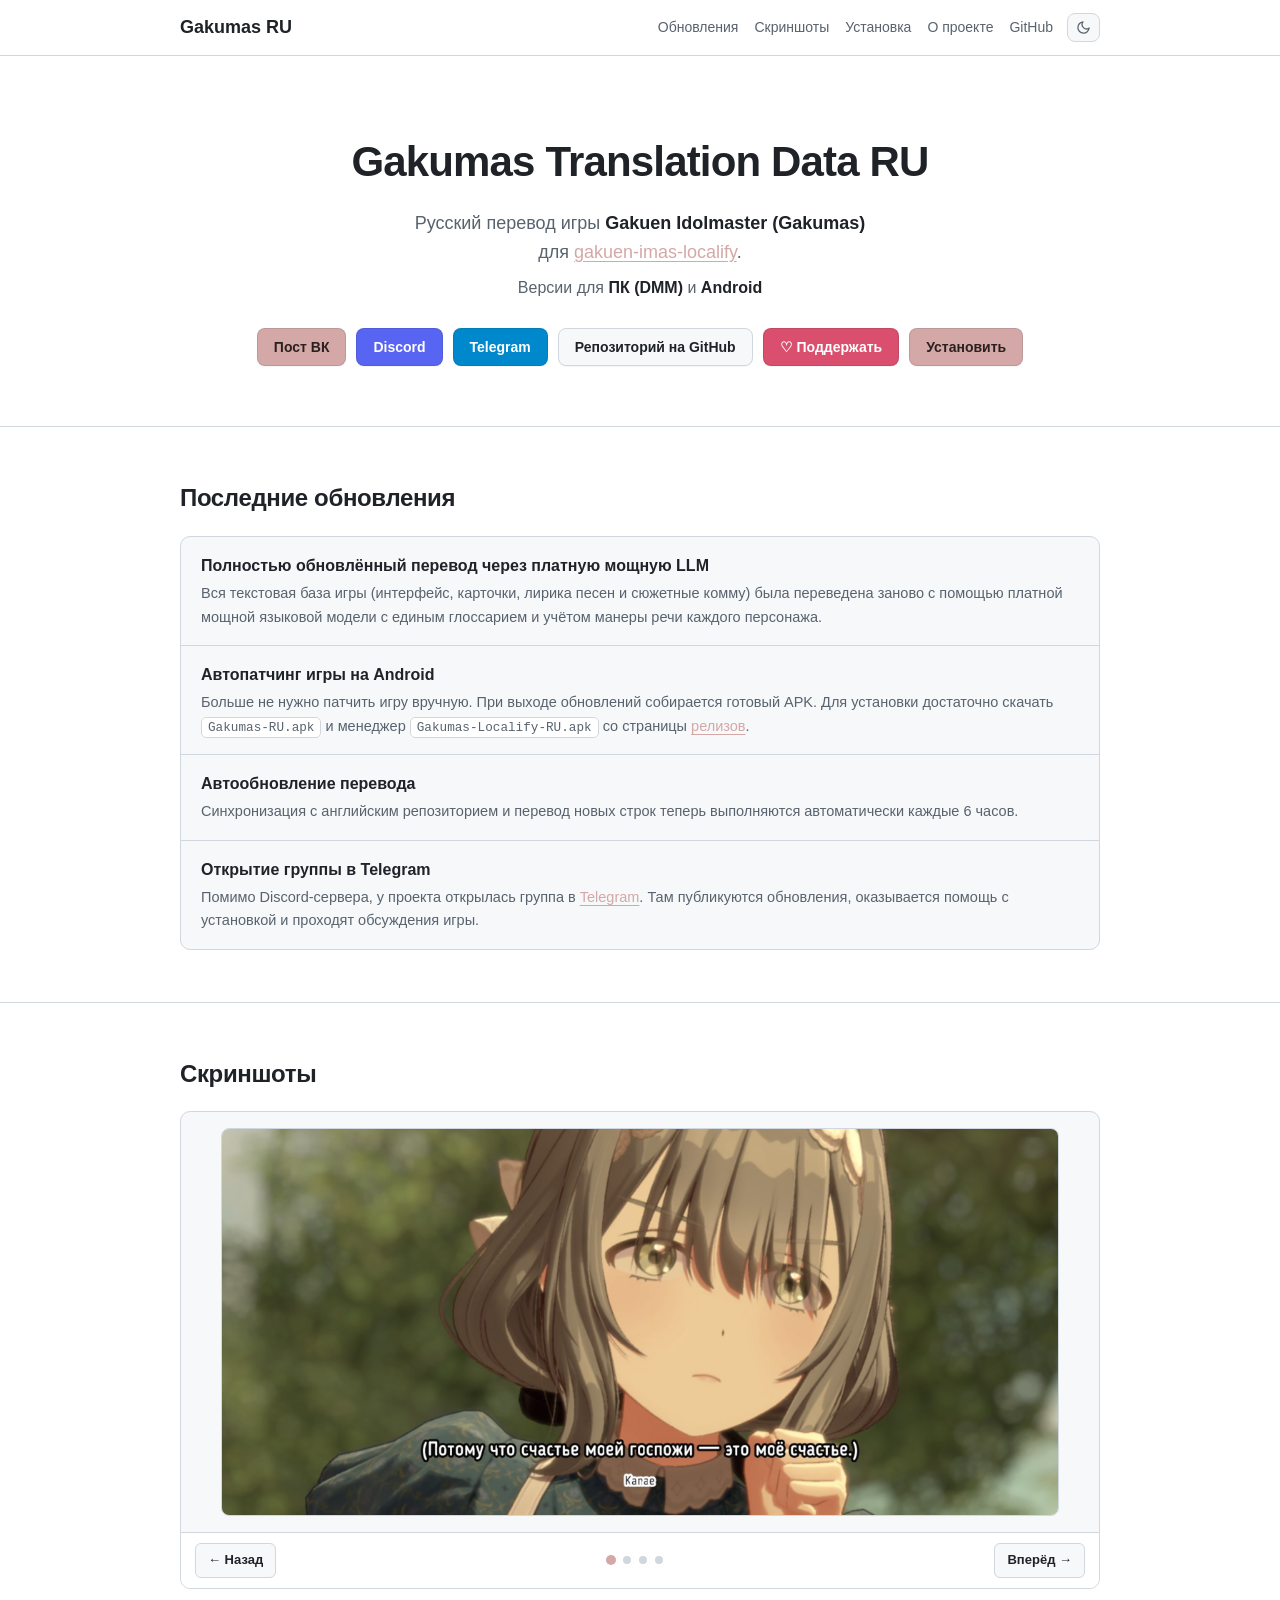
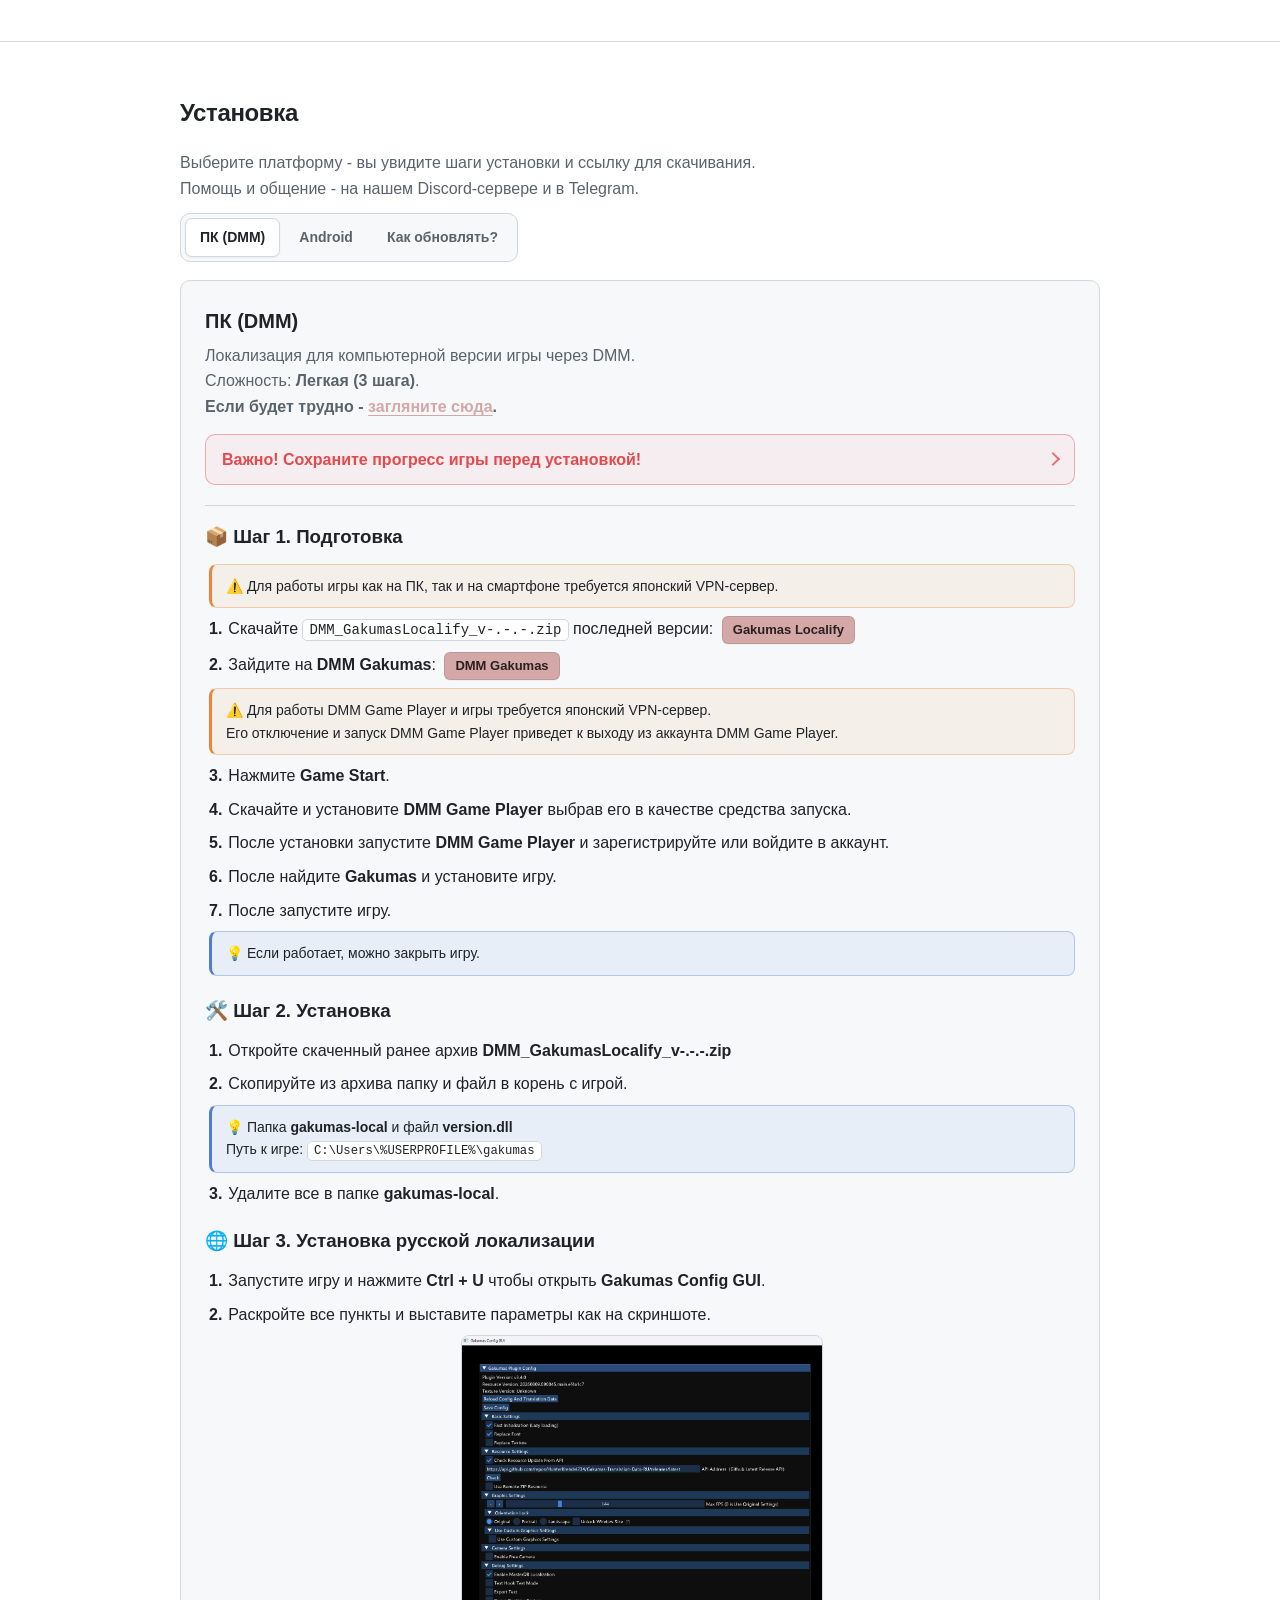
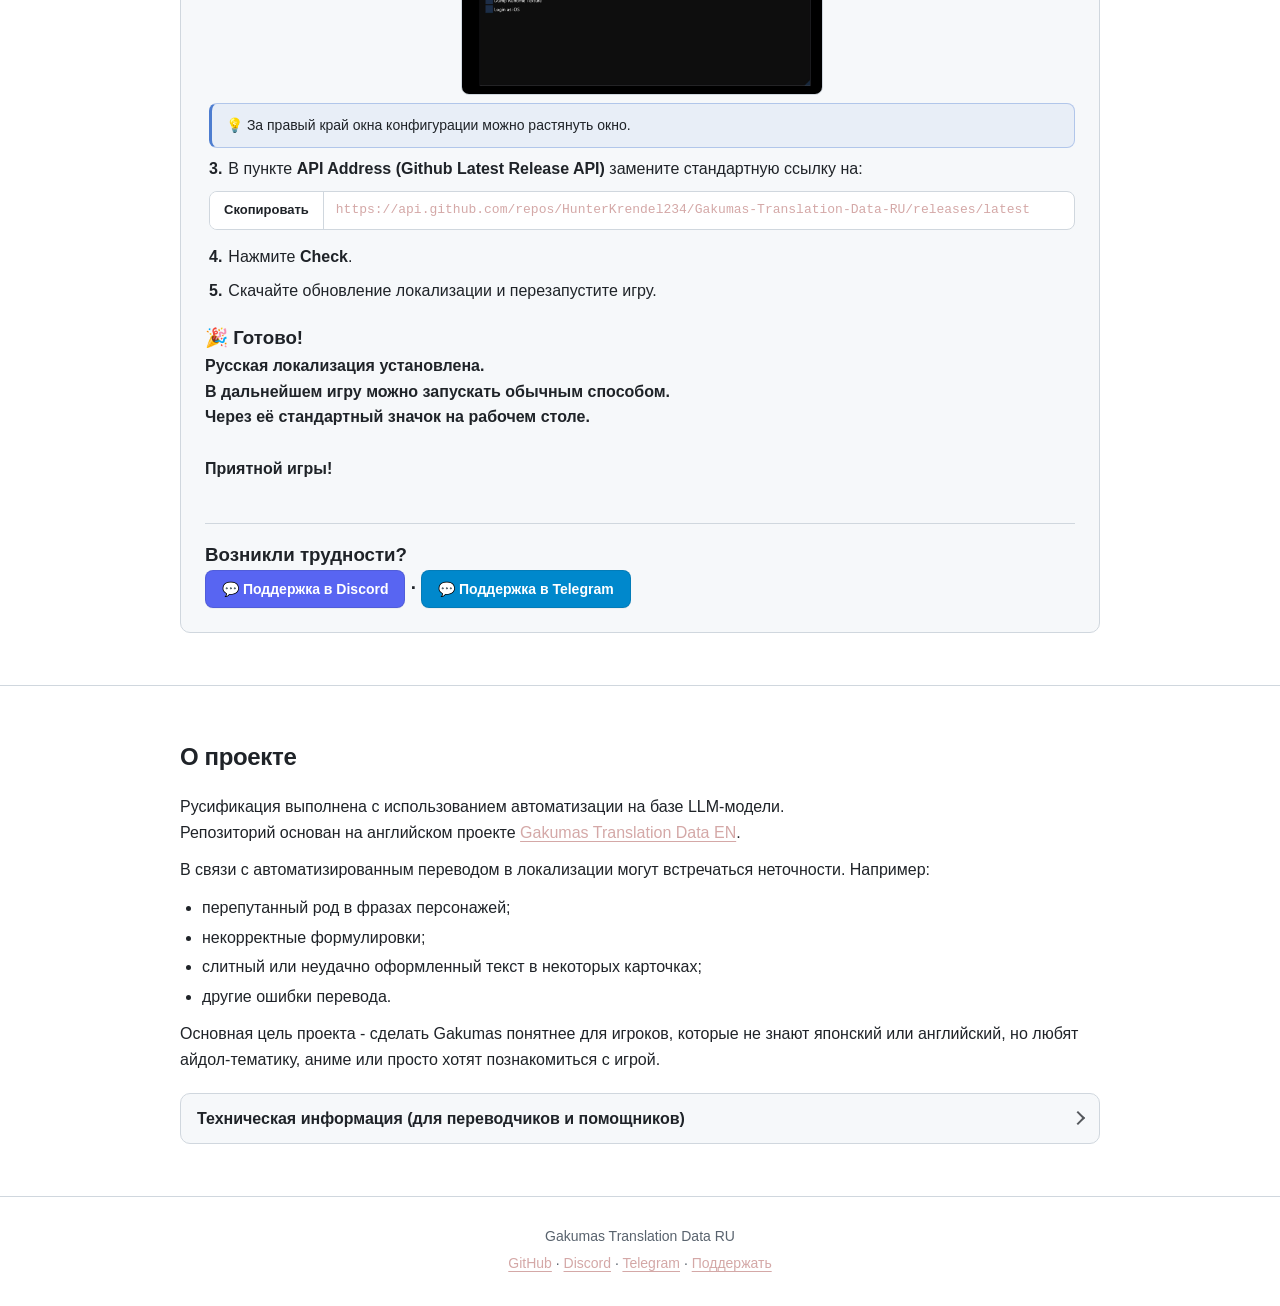
<file: index.html>
<!DOCTYPE html>
<html lang="ru">
<head>
  <meta charset="UTF-8">
  <meta name="viewport" content="width=device-width, initial-scale=1.0">
  <title>Gakumas Translation Data RU - русская локализация Gakumas</title>
  <meta name="description" content="Неофициальная русская локализация данных игры Gakuen Idolmaster (Gakumas). Скачать и установить для Android и ПК (DMM).">
  <link rel="stylesheet" href="styles.css">
</head>
<body>
  <header class="header">
    <div class="container header-inner">
      <a class="logo" href="#top">Gakumas RU</a>
      <div class="header-actions">
        <nav class="nav">
          <a href="#updates">Обновления</a>
          <a href="#gallery">Скриншоты</a>
          <a href="#install">Установка</a>
          <a href="#about">О проекте</a>
          <a href="https://github.com/HunterKrendel234/Gakumas-Translation-Data-RU" target="_blank" rel="noopener">GitHub</a>
        </nav>
        <button class="theme-toggle" type="button" aria-label="Переключить тему">
          <svg class="icon-moon" viewBox="0 0 24 24" fill="none" stroke="currentColor" stroke-width="2" stroke-linecap="round" stroke-linejoin="round"><path d="M21 12.79A9 9 0 1 1 11.21 3 7 7 0 0 0 21 12.79z"/></svg>
          <svg class="icon-sun" viewBox="0 0 24 24" fill="none" stroke="currentColor" stroke-width="2" stroke-linecap="round" stroke-linejoin="round"><circle cx="12" cy="12" r="5"/><line x1="12" y1="1" x2="12" y2="3"/><line x1="12" y1="21" x2="12" y2="23"/><line x1="4.22" y1="4.22" x2="5.64" y2="5.64"/><line x1="18.36" y1="18.36" x2="19.78" y2="19.78"/><line x1="1" y1="12" x2="3" y2="12"/><line x1="21" y1="12" x2="23" y2="12"/><line x1="4.22" y1="19.78" x2="5.64" y2="18.36"/><line x1="18.36" y1="5.64" x2="19.78" y2="4.22"/></svg>
        </button>
      </div>
    </div>
  </header>

  <main id="top">
    <section class="hero">
      <div class="container">
        <h1>Gakumas Translation Data RU</h1>
        <p class="hero-sub">
          Русский перевод игры <strong>Gakuen Idolmaster (Gakumas)</strong><br>
          для <a href="https://github.com/chinosk6/gakuen-imas-localify" target="_blank" rel="noopener">gakuen-imas-localify</a>.
        </p>
        <p class="hero-plat">Версии для <strong>ПК (DMM)</strong> и <strong>Android</strong></p>
        <div class="hero-buttons">
          <a class="btn btn-primary" href="https://vk.ru/wall-224754271_3559" target="_blank" rel="noopener">Пост ВК</a>
          <a class="btn btn-secondary" href="https://discord.gg/jgEz8CxKPn" target="_blank" rel="noopener">Discord</a>
          <a class="btn tg-secondary" href="https://t.me/gakumasu_ru" target="_blank" rel="noopener">Telegram</a>
          <a class="btn btn-ghost" href="https://github.com/HunterKrendel234/Gakumas-Translation-Data-RU" target="_blank" rel="noopener">Репозиторий на GitHub</a>
          <a class="btn btn-donate" href="https://pay.cloudtips.ru/p/b03c4696" target="_blank" rel="noopener">♡ Поддержать</a>
          <a class="btn btn-primary" href="#install">Установить</a>
        </div>
      </div>
    </section>

    <section class="section" id="updates">
      <div class="container">
        <h2>Последние обновления</h2>
        <div class="update-list">
          <div class="update-item">
            <h3>Полностью обновлённый перевод через платную мощную LLM</h3>
            <p>
              Вся текстовая база игры (интерфейс, карточки, лирика песен и сюжетные комму) была переведена заново с помощью платной мощной языковой модели с единым глоссарием и учётом манеры речи каждого персонажа.
            </p>
          </div>
          <div class="update-item">
            <h3>Автопатчинг игры на Android</h3>
            <p>
              Больше не нужно патчить игру вручную. При выходе обновлений собирается готовый APK. Для установки достаточно скачать <code>Gakumas-RU.apk</code> и менеджер <code>Gakumas-Localify-RU.apk</code> со страницы <a href="https://github.com/HunterKrendel234/APK-gakumasu-RU/releases/latest" target="_blank" rel="noopener">релизов</a>.
            </p>
          </div>
          <div class="update-item">
            <h3>Автообновление перевода</h3>
            <p>
              Синхронизация с английским репозиторием и перевод новых строк теперь выполняются автоматически каждые 6 часов.
            </p>
          </div>
          <div class="update-item">
            <h3>Открытие группы в Telegram</h3>
            <p>
              Помимо Discord-сервера, у проекта открылась группа в <a href="https://t.me/gakumasu_ru" target="_blank" rel="noopener">Telegram</a>. Там публикуются обновления, оказывается помощь с установкой и проходят обсуждения игры.
            </p>
          </div>
        </div>
      </div>
    </section>

    <section class="section" id="gallery">
      <div class="container">
        <h2>Скриншоты</h2>
        <div class="carousel" id="gallery-carousel" aria-label="Галерея скриншотов">
          <div class="carousel-viewport">
            <div class="carousel-track">
              <div class="carousel-slide">
                <img class="shot" src="img/image1.jpg" alt="Ринами" decoding="async">
              </div>
              <div class="carousel-slide">
                <img class="shot" src="img/image2.jpg" alt="Цубамэ" loading="lazy" decoding="async">
              </div>
              <div class="carousel-slide">
                <img class="shot" src="img/image3.jpg" alt="Хатая" loading="lazy" decoding="async">
              </div>
              <div class="carousel-slide">
                <img class="shot" src="img/image4.jpg" alt="Ринами" loading="lazy" decoding="async">
              </div>
            </div>
          </div>
          <div class="carousel-controls">
            <button class="carousel-btn" type="button" data-dir="prev" aria-label="Предыдущий скриншот">&larr; Назад</button>
            <div class="carousel-dots" role="tablist" aria-label="Выбор скриншота"></div>
            <button class="carousel-btn" type="button" data-dir="next" aria-label="Следующий скриншот">Вперёд &rarr;</button>
          </div>
        </div>
      </div>
    </section>

    <section class="section" id="install">
      <div class="container">
        <h2>Установка</h2>
        <p class="lead">
          Выберите платформу - вы увидите шаги установки и ссылку для скачивания.<br>
          Помощь и общение - на нашем Discord-сервере и в Telegram.
        </p>

        <div class="platform-tabs" role="tablist" aria-label="Выбор платформы">
          <button class="platform-tab active" type="button" role="tab" aria-selected="true" data-platform="pc">ПК (DMM)</button>
          <button class="platform-tab" type="button" role="tab" aria-selected="false" data-platform="android">Android</button>
          <button class="platform-tab" type="button" role="tab" aria-selected="false" data-platform="update">Как обновлять?</button>
        </div>

        <div class="platform-panel" id="panel-pc" role="tabpanel">
          <div class="platform-head">
            <h3>ПК (DMM)</h3>
            <p>
              Локализация для компьютерной версии игры через DMM.<br>Сложность: <strong>Легкая (3 шага)</strong>.<br>
              <strong>Если будет трудно - <a href="#help-pc">загляните сюда</a>.</strong>
            </p>
            <details class="warn">
              <summary>Важно! Сохраните прогресс игры перед установкой!</summary>
              <div class="warn-body">
                <p>Перед установкой или обновлением локализации сохраните данные игры, чтобы не потерять прогресс:</p>
                <ol>
                  <li>Чтобы сохранять и переносить прогресс между <strong>PC и Android</strong>, необходимо привязать игру к <strong>Bandai Namco ID</strong>.</li>
                  <li>Зарегистрировать аккаунт можно здесь: <a href="https://www.bandainamcoid.com/v2/oauth2/signup" target="_blank" rel="noopener">bandainamcoid.com</a></li>
                  <li class="callout callout-warn">⚠️ Для работы игры как на ПК, так и на смартфоне требуется японский VPN-сервер.</li>
                </ol>
                <h3>🔗 Привязка аккаунта в игре</h3>
                <ol>
                  <li>После начала игры и прохождения первых сцен/первого продюсирования откройте главное меню.</li>
                  <li>Нажмите на иконку с тремя полосками в правой части экрана.
                    <figure class="shot-block">
                      <img class="shot" src="img/save1.jpg" alt="Скриншот" width="360" height="780" loading="lazy" decoding="async">
                    </figure>
                  </li>
                  <li>В открывшемся меню выберите <strong>Связь данных</strong>.
                    <figure class="shot-block">
                      <img class="shot" src="img/save2.jpg" alt="Скриншот" width="360" height="780" loading="lazy" decoding="async">
                    </figure>
                  </li>
                </ol>
                <h3>📥 Загрузка сохранения</h3>
                <p>Если необходимо загрузить уже существующий прогресс на другом устройстве:</p>
                <ol>
                  <li>На титульном экране игры нажмите <strong>Связь данных</strong>.</li>
                  <li>Войдите в тот же <strong>Bandai Namco ID</strong>, к которому ранее был привязан прогресс.</li>
                  <li>Следуйте инструкциям на экране для восстановления данных.</li>
                  <li class="callout callout-warn">⚠️ Не создавайте новую привязку, если хотите загрузить существующее сохранение. Используйте тот же Bandai Namco ID, который был привязан к вашему предыдущему прогрессу.</li>
                </ol>
              </div>
            </details>
          </div>

          <h3>📦 Шаг 1. Подготовка</h3>
          <ol class="steps">
            <li class="callout callout-warn">⚠️ Для работы игры как на ПК, так и на смартфоне требуется японский VPN-сервер.</li>
            <li>Скачайте <code>DMM_GakumasLocalify_v-.-.-.zip</code> последней версии: <a class="btn btn-primary" href="https://github.com/chinosk6/gakuen-imas-localify/releases" target="_blank" rel="noopener">Gakumas Localify</a></li>
            <li>Зайдите на <strong>DMM Gakumas</strong>: <a class="btn btn-primary" href="https://dmg-gakuen.idolmaster-official.jp" target="_blank" rel="noopener">DMM Gakumas</a></li>
            <li class="callout callout-warn">⚠️ Для работы DMM Game Player и игры требуется японский VPN-сервер.<br>Его отключение и запуск DMM Game Player приведет к выходу из аккаунта DMM Game Player.</li>
            <li>Нажмите <strong>Game Start</strong>.</li>
            <li>Скачайте и установите <strong>DMM Game Player</strong> выбрав его в качестве средства запуска.</li>
            <li>После установки запустите <strong>DMM Game Player</strong> и зарегистрируйте или войдите в аккаунт.</li>
            <li>После найдите <strong>Gakumas</strong> и установите игру.</li>
            <li>После запустите игру.</li>
            <li class="callout callout-tip">💡 Если работает, можно закрыть игру.</li>
          </ol>

          <h3>🛠️ Шаг 2. Установка</h3>
          <ol class="steps">
            <li>Откройте скаченный ранее архив <strong>DMM_GakumasLocalify_v-.-.-.zip</strong></li>
            <li>Скопируйте из архива папку и файл в корень с игрой.</li>
            <li class="callout callout-tip">💡 Папка <strong>gakumas-local</strong> и файл <strong>version.dll</strong><br>Путь к игре: <code>C:\Users\%USERPROFILE%\gakumas</code></li>
            <li>Удалите все в папке <strong>gakumas-local</strong>.</li>
          </ol>

          <h3>🌐 Шаг 3. Установка русской локализации</h3>
          <ol class="steps">
            <li>Запустите игру и нажмите <strong>Ctrl + U</strong> чтобы открыть <strong>Gakumas Config GUI</strong>.</li>
            <li>Раскройте все пункты и выставите параметры как на скриншоте.
              <figure class="shot-block">
                <img class="shot" src="img/pc.jpg" alt="Параметры" width="360" height="200" loading="lazy" decoding="async">
              </figure>
            </li>
            <li class="callout callout-tip">💡 За правый край окна конфигурации можно растянуть окно.</li>
            <li>В пункте <strong>API Address (Github Latest Release API)</strong> замените стандартную ссылку на:</li>
            <div class="link-box">
              <button class="copy-btn" type="button"><span class="copy-label">Скопировать</span></button>
              <a class="link-box-link" href="https://api.github.com/repos/HunterKrendel234/Gakumas-Translation-Data-RU/releases/latest" target="_blank" rel="noopener">https://api.github.com/repos/HunterKrendel234/Gakumas-Translation-Data-RU/releases/latest</a>
            </div>
            <li>Нажмите <strong>Check</strong>.</li>
            <li>Скачайте обновление локализации и перезапустите игру.</li>
          </ol>

          <h3>🎉 Готово!</h3>
          <h4>Русская локализация установлена.
            <br>В дальнейшем игру можно запускать обычным способом.
            <br>Через её стандартный значок на рабочем столе.
            <br><br>Приятной игры!<br><br>
          </h4>
          <div class="platform-foot" id="help-pc">
            <h3>Возникли трудности?<br><a class="btn btn-secondary" href="https://discord.gg/jgEz8CxKPn" target="_blank" rel="noopener">💬 Поддержка в Discord</a>  ·  <a class="btn tg-secondary" href="https://t.me/gakumasu_ru" target="_blank" rel="noopener">💬 Поддержка в Telegram</a></h3>
          </div>
        </div>

        <div class="platform-panel" id="panel-android" role="tabpanel" hidden>
          <div class="platform-head">
            <h3>Android</h3>
            <p>
              Локализация для Android-устройств (готовый пропатченный APK).<br>Сложность: <strong>Легкая (2 шага)</strong>.<br>
              <strong>Если будет трудно - <a href="#help-android">загляните сюда</a>.</strong>
            </p>
            <details class="warn">
              <summary>Важно! Сохраните прогресс игры перед установкой!</summary>
              <div class="warn-body">
                <p>Перед установкой или обновлением локализации сохраните данные игры, чтобы не потерять прогресс:</p>
                <ol>
                  <li>Чтобы сохранять и переносить прогресс между <strong>PC и Android</strong>, необходимо привязать игру к <strong>Bandai Namco ID</strong>.</li>
                  <li>Зарегистрировать аккаунт можно здесь: <a href="https://www.bandainamcoid.com/v2/oauth2/signup" target="_blank" rel="noopener">bandainamcoid.com</a></li>
                  <li class="callout callout-warn">⚠️ Для работы игры как на ПК, так и на смартфоне требуется японский VPN-сервер.</li>
                </ol>
                <h3>🔗 Привязка аккаунта в игре</h3>
                <ol>
                  <li>После начала игры и прохождения первых сцен/первого продюсирования откройте главное меню.</li>
                  <li>Нажмите на иконку с тремя полосками в правой части экрана.
                    <figure class="shot-block">
                      <img class="shot" src="img/save1.jpg" alt="Скриншот" width="360" height="780" loading="lazy" decoding="async">
                    </figure>
                  </li>
                  <li>В открывшемся меню выберите <strong>Связь данных</strong>.
                    <figure class="shot-block">
                      <img class="shot" src="img/save2.jpg" alt="Скриншот" width="360" height="780" loading="lazy" decoding="async">
                    </figure>
                  </li>
                </ol>
                <h3>📥 Загрузка сохранения</h3>
                <p>Если необходимо загрузить уже существующий прогресс на другом устройстве:</p>
                <ol>
                  <li>На титульном экране игры нажмите <strong>Связь данных</strong>.</li>
                  <li>Войдите в тот же <strong>Bandai Namco ID</strong>, к которому ранее был привязан прогресс.</li>
                  <li>Следуйте инструкциям на экране для восстановления данных.</li>
                  <li class="callout callout-warn">⚠️ Не создавайте новую привязку, если хотите загрузить существующее сохранение. Используйте тот же Bandai Namco ID, который был привязан к вашему предыдущему прогрессу.</li>
                </ol>
              </div>
            </details>
          </div>

          <h3>📦 Шаг 1. Подготовка</h3>
          <ol class="steps">
            <li class="callout callout-warn">⚠️ Для работы игры как на ПК, так и на смартфоне требуется японский VPN-сервер.</li>
            <li>Загляните в Release <strong>APK-gakumasu-RU</strong>: <a class="btn btn-primary" href="https://github.com/HunterKrendel234/APK-gakumasu-RU/releases/latest" target="_blank" rel="noopener">APK-gakumasu-RU</a></li>
            <li>Скачать менеджер <strong>Gakumas-Localify-RU.apk</strong>.</li>
            <li>Скачать готовый APK игры <strong>Gakumas-RU.apk</strong>.</li>
            <li>Удалите <strong>(если есть)</strong> ранее установленные <strong>Localify и игру</strong>.</li>
          </ol>

          <h3>🛠️ Шаг 2. Установка</h3>
          <ol class="steps">
            <li>Установите <strong>Gakumas-Localify-RU.apk</strong>.</li>
            <li>Установите игру <strong>Gakumas-RU.apk</strong>.</li>
            <li>Зайдите в <strong>Localify</strong> и обновите перевод.</li>
            <li class="callout callout-tip">💡 Localify сам предложит его обновить.</li>
            <li>Нажать на правую кнопку со стрелкой, чтобы запустить игру.</li>
          </ol>

          <h3>🎉 Готово!</h3>
          <h4>Русская локализация установлена.
            <br>В дальнейшем игру можно запускать обычным способом.
            <br>Через её стандартный значок на рабочем столе.
            <br><br>Приятной игры!<br><br>
          </h4>
          <div class="platform-foot" id="help-android">
            <h3>Возникли трудности?<br><a class="btn btn-secondary" href="https://discord.gg/jgEz8CxKPn" target="_blank" rel="noopener">💬 Поддержка в Discord</a>  ·  <a class="btn tg-secondary" href="https://t.me/gakumasu_ru" target="_blank" rel="noopener">💬 Поддержка в Telegram</a></h3>
          </div>
        </div>

        <div class="platform-panel" id="panel-update" role="tabpanel" hidden>
          <div class="platform-head">
            <h3>Как обновлять перевод, мод или игру?</h3>
          </div>

          <h3>Android</h3>
          <h4 class="sub-heading">Обновить перевод?</h4>
          <ol class="steps">
            <li>Зайдите в Localify. Он предложит обновить перевод.</li>
          </ol>

          <h4 class="sub-heading">Обновить игру?</h4>
          <ol class="steps">
            <li>Загляните в Release <strong>APK-gakumasu-RU</strong>: <a class="btn btn-primary" href="https://github.com/HunterKrendel234/APK-gakumasu-RU/releases/latest" target="_blank" rel="noopener">APK-gakumasu-RU</a></li>
            <li>Скачайте новый <strong>Gakumas-RU.apk</strong>, запустите его и нажмите обновить.</li>
          </ol>

          <h4 class="sub-heading">Обновить мод?</h4>
          <ol class="steps">
            <li>Загляните в Release <strong>APK-gakumasu-RU</strong>: <a class="btn btn-primary" href="https://github.com/HunterKrendel234/APK-gakumasu-RU/releases/latest" target="_blank" rel="noopener">APK-gakumasu-RU</a></li>
            <li>Скачайте новый <strong>Gakumas-Localify-RU.apk и Gakumas-RU.apk</strong>, запустите их и нажмите обновить.</li>
          </ol>

          <div class="platform-foot">
            <h3>ПК (DMM)</h3>
            <h4 class="sub-heading">Обновить перевод?</h4>
            <ol class="steps">
              <li>При запуске игры будет предложено обновить перевод в окне.</li>
              <li><strong>Ctrl + U</strong> и разверните вкладку <strong>Resource Settings</strong>, чтобы видеть прогресс.</li>
              <li>После обновления перезапустите игру.</li>
            </ol>

            <h4 class="sub-heading">Обновить мод?</h4>
            <ol class="steps">
              <li>Скачайте <code>DMM_GakumasLocalify_v-.-.-.zip</code> последней версии: <a class="btn btn-primary" href="https://github.com/chinosk6/gakuen-imas-localify/releases" target="_blank" rel="noopener">Gakumas Localify</a></li>
              <li>Откройте скаченный ранее архив <strong>DMM_GakumasLocalify_v-.-.-.zip</strong></li>
              <li>Скопируйте из архива файл в корень с игрой.</li>
              <li class="callout callout-tip">💡 Файл <strong>version.dll</strong><br>Путь к игре: <code>C:\Users\%USERPROFILE%\gakumas</code></li>
            </ol>
          </div>
        </div>
      </div>
    </section>

    <section class="section" id="about">
      <div class="container">
        <h2>О проекте</h2>
        <p>
          Русификация выполнена с использованием автоматизации на базе LLM-модели.<br>
          Репозиторий основан на английском проекте
          <a href="https://github.com/NatsumeLS/Gakumas-Translation-Data-EN" target="_blank" rel="noopener">Gakumas Translation Data EN</a>.
        </p>
        <p>В связи с автоматизированным переводом в локализации могут встречаться неточности. Например:</p>
        <ul>
          <li>перепутанный род в фразах персонажей;</li>
          <li>некорректные формулировки;</li>
          <li>слитный или неудачно оформленный текст в некоторых карточках;</li>
          <li>другие ошибки перевода.</li>
        </ul>
        <p>
          Основная цель проекта - сделать Gakumas понятнее для игроков, которые не знают японский или английский,
          но любят айдол-тематику, аниме или просто хотят познакомиться с игрой.
        </p>

        <details class="technical">
          <summary>Техническая информация (для переводчиков и помощников)</summary>
          <ul>
            <li><code>./local-files/localization.json</code> - строки локализации, в основном UI</li>
            <li><code>./local-files/generic.json</code> - общие строки, в основном UI</li>
            <li><code>./local-files/genericTrans/index</code> - общие строки, в основном UI</li>
            <li><code>./local-files/genericTrans/lyrics</code> - песни</li>
            <li><code>./local-files/resource</code> - ресурсные файлы, в основном комму (сюжетные сцены)</li>
            <li><code>./local-files/gakumasassets</code> - кастомный шрифт для ПК-версии игры</li>
            <li><code>./local-files/gkanz0-ontMIX.otf</code> - кастомный шрифт для Android-версии игры</li>
          </ul>
        </details>
      </div>
    </section>
  </main>

  <footer class="footer">
    <div class="container">
      <p>Gakumas Translation Data RU</p>
      <p>
        <a href="https://github.com/HunterKrendel234/Gakumas-Translation-Data-RU" target="_blank" rel="noopener">GitHub</a>
        ·
        <a href="https://discord.gg/jgEz8CxKPn" target="_blank" rel="noopener">Discord</a>
        ·
        <a href="https://t.me/gakumasu_ru" target="_blank" rel="noopener">Telegram</a>
        ·
        <a href="https://pay.cloudtips.ru/p/b03c4696" target="_blank" rel="noopener">Поддержать</a>
      </p>
      <p class="sr-only">
        Gakumas русификатор скачать, русский перевод Gakumas, Gakumas на русском, русская локализация Gakuen Idolmaster,
        русификатор Gakumas Android, русификатор Gakumas ПК DMM, gakuen-imas-localify русский перевод, Гакумас русификатор,
        Gakumas мод на русском, русская версия Gakumas, русификатор школы айдолов
      </p>
    </div>
  </footer>

  <div class="lightbox" id="lightbox" hidden role="dialog" aria-label="Просмотр скриншота">
    <div class="lightbox-counter" id="lightbox-counter" hidden></div>
    <button class="lightbox-close" type="button" aria-label="Закрыть">&times;</button>
    <button class="lightbox-nav lightbox-prev" type="button" aria-label="Предыдущий скриншот" hidden>&#8249;</button>
    <img alt="">
    <button class="lightbox-nav lightbox-next" type="button" aria-label="Следующий скриншот" hidden>&#8250;</button>
    <p class="lightbox-hint">Свайп / стрелки - листать &middot; Двойной клик / колесо / щипок - зум &middot; Esc - закрыть</p>
  </div>

  <script src="script.js"></script>
</body>
</html>
</file>
<file: styles.css>
:root {
  --bg: #ffffff;
  --bg-alt: #f6f8fa;
  --surface: #ffffff;
  --text: #1f2328;
  --text-muted: #59636e;
  --border: #d0d7de;
  --border-subtle: rgba(31, 35, 40, 0.12);
  --primary: #d4a8a7;
  --primary-hover: #c49594;
  --accent: #5865f2;
  --accent-hover: #4752c4;
  --tg: #0088cc;
  --tg-hover: #1b96d4;
}

@media (prefers-color-scheme: dark) {
  :root:not([data-theme="light"]) {
    --bg: #0d1117;
    --bg-alt: #161b22;
    --surface: #21262d;
    --text: #e6edf3;
    --text-muted: #8b949e;
    --border: #30363d;
    --border-subtle: rgba(240, 246, 252, 0.1);
    --primary: #d4a8a7;
    --primary-hover: #e0baba;
    --accent: #5865f2;
    --accent-hover: #6975f5;
    --tg: #0088cc;
    --tg-hover: #24a1de;
  }
}

:root[data-theme="dark"] {
  --bg: #0d1117;
  --bg-alt: #161b22;
  --surface: #21262d;
  --text: #e6edf3;
  --text-muted: #8b949e;
  --border: #30363d;
  --border-subtle: rgba(240, 246, 252, 0.1);
  --primary: #d4a8a7;
  --primary-hover: #e0baba;
  --accent: #5865f2;
  --accent-hover: #6975f5;
  --tg: #0088cc;
  --tg-hover: #24a1de;
}

* {
  box-sizing: border-box;
  margin: 0;
  padding: 0;
}

html {
  scroll-behavior: smooth;
}

body {
  font-family: -apple-system, BlinkMacSystemFont, "Segoe UI", "Noto Sans", Helvetica, Arial, sans-serif;
  line-height: 1.6;
  color: var(--text);
  background: var(--bg);
  -webkit-font-smoothing: antialiased;
}

a {
  color: var(--primary);
  text-underline-offset: 3px;
}

a:hover {
  color: var(--primary-hover);
}

.container {
  max-width: 960px;
  margin: 0 auto;
  padding: 0 20px;
}

/* Header */
.header {
  position: sticky;
  top: 0;
  background: color-mix(in srgb, var(--bg) 88%, transparent);
  -webkit-backdrop-filter: blur(8px);
  backdrop-filter: blur(8px);
  transform: translateZ(0);
  border-bottom: 1px solid var(--border);
  z-index: 10;
}

.header-inner {
  display: flex;
  align-items: center;
  justify-content: space-between;
  padding-top: 13px;
  padding-bottom: 13px;
  gap: 12px;
}

.header-actions {
  display: flex;
  align-items: center;
  gap: 14px;
}

.logo {
  font-weight: 700;
  font-size: 18px;
  color: var(--text);
  text-decoration: none;
  white-space: nowrap;
}

.logo:hover {
  color: var(--text);
}

.nav {
  display: flex;
  gap: 16px;
  flex-wrap: wrap;
}

.nav a {
  color: var(--text-muted);
  text-decoration: none;
  font-size: 14px;
  font-weight: 500;
  transition: color 0.15s ease;
}

.nav a:hover {
  color: var(--text);
}

.theme-toggle {
  appearance: none;
  background: var(--bg-alt);
  border: 1px solid var(--border);
  border-radius: 8px;
  padding: 6px 8px;
  cursor: pointer;
  color: var(--text-muted);
  line-height: 0;
  flex-shrink: 0;
  transition: color 0.15s ease, border-color 0.15s ease, background-color 0.15s ease;
}

.theme-toggle:hover {
  color: var(--text);
  border-color: var(--text-muted);
}

.theme-toggle svg {
  display: block;
  width: 15px;
  height: 15px;
}

.theme-toggle .icon-sun {
  display: none;
}

:root[data-theme="dark"] .theme-toggle .icon-sun {
  display: block;
}

:root[data-theme="dark"] .theme-toggle .icon-moon {
  display: none;
}

/* Hero */
.hero {
  text-align: center;
  padding: 72px 0 60px;
  border-bottom: 1px solid var(--border);
}

.hero h1 {
  font-size: clamp(28px, 5vw, 42px);
  letter-spacing: -0.02em;
  margin-bottom: 14px;
}

.hero-sub {
  max-width: 640px;
  margin: 0 auto 8px;
  color: var(--text-muted);
  font-size: 18px;
}

.hero-sub strong {
  color: var(--text);
}

.hero-plat {
  margin: 0 auto 28px;
  color: var(--text-muted);
}

.hero-plat strong {
  color: var(--text);
}

.hero-buttons {
  display: flex;
  gap: 10px;
  justify-content: center;
  flex-wrap: wrap;
}

/* Buttons (GitHub Primer style) */
.btn {
  display: inline-flex;
  align-items: center;
  justify-content: center;
  padding: 8px 16px;
  border-radius: 8px;
  font-size: 14px;
  font-weight: 600;
  line-height: 20px;
  text-decoration: none;
  border: 1px solid var(--border-subtle);
  box-shadow: 0 1px 0 rgba(27, 31, 36, 0.04);
  transition: background-color 0.15s ease, border-color 0.15s ease, transform 0.08s ease;
}

.btn:active {
  transform: translateY(1px);
}

.btn-primary {
  background: var(--primary);
  color: #2b2020;
}

.btn-primary:hover {
  background: var(--primary-hover);
  color: #2b2020;
}

.btn-secondary {
  background: var(--accent);
  color: #ffffff;
}

.btn-secondary:hover {
  background: var(--accent-hover);
  color: #ffffff;
}

.tg-secondary {
  background: var(--tg);
  color: #ffffff;
}

.tg-secondary:hover {
  background: var(--tg-hover);
  color: #ffffff;
}

.btn-ghost {
  background: var(--bg-alt);
  color: var(--text);
  border-color: var(--border);
}

.btn-ghost:hover {
  background: var(--surface);
  color: var(--text);
  border-color: var(--text-muted);
}

.btn-donate {
  background: #d94f6d;
  color: #ffffff;
}

.btn-donate:hover {
  background: #c43d5a;
  color: #ffffff;
}

/* Компактные кнопки внутри нумерованных шагов */
.steps .btn {
  padding: 3px 10px;
  font-size: 13px;
  border-radius: 6px;
  margin-left: 4px;
  vertical-align: baseline;
}

/* Sections */
.section {
  padding: 52px 0;
  border-bottom: 1px solid var(--border);
}

.section h2 {
  font-size: 24px;
  letter-spacing: -0.015em;
  margin-bottom: 18px;
}

.lead {
  color: var(--text-muted);
  margin-bottom: 20px;
}

.section p {
  margin-bottom: 12px;
}

.section ul {
  padding-left: 22px;
  margin-bottom: 12px;
}

.section ul li {
  margin-bottom: 4px;
}

/* Список обновлений */
.update-list {
  background: var(--bg-alt);
  border: 1px solid var(--border);
  border-radius: 10px;
  overflow: hidden;
}

.update-item {
  padding: 16px 20px;
}

.update-item + .update-item {
  border-top: 1px solid var(--border);
}

.update-item h3 {
  font-size: 16px;
  margin-bottom: 4px;
}

.update-item p {
  margin-bottom: 0;
  color: var(--text-muted);
  font-size: 14.5px;
}

/* Карусель скриншотов */
.carousel {
  background: var(--bg-alt);
  border: 1px solid var(--border);
  border-radius: 10px;
  overflow: hidden;
}

.carousel-viewport {
  overflow: hidden;
  width: 100%;
  touch-action: pan-y;
}

.carousel-track {
  display: flex;
  transition: transform 0.25s ease-out;
  will-change: transform;
}

.carousel-slide {
  min-width: 100%;
  height: 420px;
  padding: 16px;
  display: flex;
  align-items: center;
  justify-content: center;
}

.carousel-slide .shot {
  max-height: 100%;
  max-width: 100%;
  width: auto;
  height: auto;
  object-fit: contain;
}

.carousel-controls {
  display: flex;
  align-items: center;
  justify-content: space-between;
  gap: 12px;
  padding: 10px 14px;
  border-top: 1px solid var(--border);
  background: var(--surface);
}

.carousel-btn {
  appearance: none;
  background: var(--bg-alt);
  border: 1px solid var(--border);
  border-radius: 6px;
  color: var(--text);
  font: inherit;
  font-size: 13px;
  font-weight: 600;
  padding: 6px 12px;
  cursor: pointer;
  transition: background-color 0.15s ease, border-color 0.15s ease;
}

.carousel-btn:hover {
  border-color: var(--text-muted);
}

.carousel-dots {
  display: flex;
  align-items: center;
  gap: 8px;
}

.carousel-dot {
  appearance: none;
  width: 8px;
  height: 8px;
  border-radius: 50%;
  border: 0;
  background: var(--border);
  cursor: pointer;
  padding: 0;
  transition: background-color 0.15s ease, transform 0.15s ease;
}

.carousel-dot:hover {
  background: var(--text-muted);
}

.carousel-dot.active {
  background: var(--primary);
  transform: scale(1.25);
}

/* Tabs */
.platform-tabs {
  display: inline-flex;
  gap: 4px;
  background: var(--bg-alt);
  border: 1px solid var(--border);
  border-radius: 10px;
  padding: 4px;
  margin-bottom: 18px;
  flex-wrap: wrap;
}

.platform-tab {
  appearance: none;
  border: 1px solid transparent;
  background: transparent;
  color: var(--text-muted);
  font: inherit;
  font-weight: 600;
  font-size: 14px;
  padding: 7px 14px;
  border-radius: 7px;
  cursor: pointer;
  transition: color 0.15s ease, background-color 0.15s ease, border-color 0.15s ease;
}

.platform-tab:hover {
  color: var(--text);
}

.platform-tab.active {
  background: var(--surface);
  color: var(--text);
  border-color: var(--border);
  box-shadow: 0 1px 2px rgba(0, 0, 0, 0.06);
}

/* Panels */
.platform-panel {
  background: var(--bg-alt);
  border: 1px solid var(--border);
  border-radius: 10px;
  padding: 24px;
}

.platform-panel[hidden] {
  display: none;
}

.platform-head {
  padding-bottom: 16px;
  margin-bottom: 16px;
  border-bottom: 1px solid var(--border);
}

.platform-head h3 {
  font-size: 20px;
  margin-bottom: 6px;
}

.platform-head p {
  margin-bottom: 14px;
  color: var(--text-muted);
}

.platform-foot {
  padding-top: 16px;
  margin-top: 16px;
  border-top: 1px solid var(--border);
}

.sub-heading {
  font-size: 16px;
  margin-top: 14px;
  margin-bottom: 4px;
}

/* Steps */
.steps {
  list-style: none;
  counter-reset: step;
  padding-left: 4px;
  margin: 12px 0 20px;
}

.steps > li:not(.callout)::before,
.warn-body ol > li:not(.callout)::before {
  counter-increment: step;
  content: counter(step) ".";
  font-weight: 700;
  margin-right: 6px;
  color: var(--text);
}

.steps li {
  margin-bottom: 8px;
}

/* Современные выпадающие списки (<details>) с поворотным шевроном */
.warn,
.technical {
  border-radius: 10px;
  overflow: hidden;
  transition: border-color 0.15s ease;
}

.warn summary,
.technical summary {
  list-style: none;
  display: flex;
  align-items: center;
  justify-content: space-between;
  gap: 12px;
  cursor: pointer;
  padding: 12px 16px;
  font-weight: 600;
  user-select: none;
  transition: background-color 0.15s ease;
}

.warn summary::-webkit-details-marker,
.technical summary::-webkit-details-marker {
  display: none;
}

.warn summary::after,
.technical summary::after {
  content: "";
  width: 8px;
  height: 8px;
  border-right: 2px solid currentColor;
  border-bottom: 2px solid currentColor;
  transform: rotate(-45deg);
  transition: transform 0.2s ease;
  flex-shrink: 0;
  opacity: 0.75;
}

.warn[open] > summary::after,
.technical[open] > summary::after {
  transform: rotate(45deg);
}

/* Стилизация выпадающего окна предупреждения (.warn) */
.warn {
  margin-bottom: 4px;
  border: 1px solid rgba(229, 72, 77, 0.4);
  background: rgba(229, 72, 77, 0.06);
}

.warn summary {
  color: #e5484d;
}

.warn summary:hover {
  background: rgba(229, 72, 77, 0.1);
}

.warn[open] > summary {
  border-bottom: 1px solid rgba(229, 72, 77, 0.25);
  margin-bottom: 12px;
}

.warn-body {
  padding: 0 16px 16px;
}

.warn-body h3 {
  font-size: 16px;
  margin-top: 14px;
  margin-bottom: 6px;
}

.warn-body ol {
  list-style: none;
  counter-reset: step;
  padding-left: 4px;
  margin-top: 8px;
}

.warn-body li {
  margin-bottom: 6px;
}

/* Стилизация выпадающего окна технической информации (.technical) */
.technical {
  margin-top: 20px;
  border: 1px solid var(--border);
  background: var(--bg-alt);
}

.technical summary {
  color: var(--text);
}

.technical summary:hover {
  background: var(--surface);
}

.technical[open] > summary {
  border-bottom: 1px solid var(--border);
}

.technical ul {
  padding: 14px 18px 14px 36px;
  margin: 0;
}

/* Code & Copy Link Box */
code,
.link-box-link {
  font-family: ui-monospace, SFMono-Regular, "SF Mono", Menlo, Consolas, "Liberation Mono", monospace;
}

code {
  background: var(--surface);
  border: 1px solid var(--border);
  border-radius: 5px;
  padding: 2px 6px;
  font-size: 0.875em;
}

.link-box {
  display: flex;
  align-items: stretch;
  margin: 10px 0 14px;
  border: 1px solid var(--border);
  border-radius: 8px;
  background: var(--bg);
  overflow: hidden;
}

.copy-btn {
  appearance: none;
  border: 0;
  border-right: 1px solid var(--border);
  background: var(--surface);
  color: var(--text);
  font: inherit;
  font-size: 13px;
  font-weight: 600;
  padding: 8px 14px;
  cursor: pointer;
  white-space: nowrap;
  flex-shrink: 0;
  transition: background-color 0.15s ease, color 0.15s ease;
}

.copy-btn:hover {
  background: var(--bg-alt);
}

.copy-btn.copied {
  color: #2ea043;
}

.link-box-link {
  flex: 1;
  display: flex;
  align-items: center;
  min-width: 0;
  padding: 8px 12px;
  color: var(--primary);
  font-size: 13px;
  overflow-wrap: anywhere;
  text-decoration: none;
}

.link-box-link:hover {
  text-decoration: underline;
}

/* Callouts */
.callout {
  list-style: none;
  border-radius: 8px;
  border: 1px solid;
  border-left-width: 3px;
  margin: 8px 0 10px;
  padding: 10px 14px;
  font-size: 14px;
}

.callout-warn {
  border-color: rgba(232, 135, 58, 0.35);
  border-left-color: #e8873a;
  background: rgba(232, 135, 58, 0.08);
}

.callout-tip {
  border-color: rgba(77, 125, 208, 0.35);
  border-left-color: #4d7dd0;
  background: rgba(77, 125, 208, 0.08);
}

/* Screenshots & Lightbox */
.shot-block {
  display: flex;
  flex-wrap: wrap;
  justify-content: center;
  align-items: center;
  gap: 10px;
  margin-top: 8px;
}

.shot {
  display: block;
  width: auto;
  height: auto;
  max-width: 100%;
  max-height: 360px;
  border: 1px solid var(--border);
  border-radius: 8px;
  cursor: zoom-in;
  background: var(--bg);
}

.shot-block figcaption {
  flex-basis: 100%;
  text-align: center;
  margin-top: 6px;
  font-size: 14px;
  color: var(--text-muted);
}

.lightbox {
  position: fixed;
  inset: 0;
  z-index: 100;
  background: rgba(0, 0, 0, 0.88);
  display: flex;
  align-items: center;
  justify-content: center;
  padding: 48px 56px;
  touch-action: none;
  overscroll-behavior: none;
}

.lightbox[hidden] {
  display: none;
}

.lightbox img {
  display: block;
  border-radius: 6px;
  transform-origin: center center;
  touch-action: none;
  cursor: grab;
  user-select: none;
  -webkit-user-drag: none;
}

.lightbox img.dragging {
  cursor: grabbing;
}

.lightbox-counter {
  position: absolute;
  top: 16px;
  left: 20px;
  padding: 4px 10px;
  border-radius: 999px;
  background: rgba(0, 0, 0, 0.55);
  border: 1px solid rgba(255, 255, 255, 0.2);
  color: rgba(255, 255, 255, 0.9);
  font-size: 13px;
  font-weight: 600;
  z-index: 2;
  pointer-events: none;
}

.lightbox-counter[hidden] {
  display: none;
}

.lightbox-close {
  position: absolute;
  top: 14px;
  right: 16px;
  width: 38px;
  height: 38px;
  border-radius: 50%;
  border: 1px solid rgba(255, 255, 255, 0.35);
  background: rgba(0, 0, 0, 0.55);
  color: #fff;
  font-size: 20px;
  line-height: 1;
  cursor: pointer;
  z-index: 2;
  transition: background-color 0.15s ease;
}

.lightbox-close:hover {
  background: rgba(255, 255, 255, 0.2);
}

.lightbox-nav {
  position: absolute;
  top: 50%;
  transform: translateY(-50%);
  width: 42px;
  height: 42px;
  border-radius: 50%;
  border: 1px solid rgba(255, 255, 255, 0.35);
  background: rgba(0, 0, 0, 0.55);
  color: #fff;
  font-size: 26px;
  line-height: 1;
  display: flex;
  align-items: center;
  justify-content: center;
  cursor: pointer;
  z-index: 2;
  user-select: none;
  transition: background-color 0.15s ease;
}

.lightbox-nav:hover {
  background: rgba(255, 255, 255, 0.2);
}

.lightbox-nav[hidden] {
  display: none;
}

.lightbox-prev {
  left: 14px;
}

.lightbox-next {
  right: 14px;
}

.lightbox-hint {
  position: absolute;
  bottom: 14px;
  left: 12px;
  right: 12px;
  text-align: center;
  color: rgba(255, 255, 255, 0.65);
  font-size: 13px;
  pointer-events: none;
}

/* Footer */
.footer {
  padding: 28px 0;
  text-align: center;
  color: var(--text-muted);
  font-size: 14px;
}

.footer p {
  margin-bottom: 4px;
}

.sr-only {
  position: absolute;
  width: 1px;
  height: 1px;
  padding: 0;
  overflow: hidden;
  clip: rect(0, 0, 0, 0);
  white-space: nowrap;
  border: 0;
}

/* Mobile adaptation */
@media (max-width: 640px) {
  .container {
    padding: 0 14px;
  }

  .header-inner {
    flex-wrap: wrap;
    padding-top: 10px;
    padding-bottom: 10px;
  }

  .header-actions {
    width: 100%;
    justify-content: space-between;
    gap: 10px;
  }

  .nav {
    gap: 12px;
  }

  .nav a {
    font-size: 13px;
  }

  .hero {
    padding: 48px 0 40px;
  }

  .section {
    padding: 38px 0;
  }

  .platform-panel {
    padding: 16px;
  }

  .carousel-slide {
    height: 260px;
    padding: 8px;
  }

  .lightbox {
    padding: 44px 8px;
  }

  .lightbox-nav {
    width: 38px;
    height: 38px;
    font-size: 22px;
  }

  .lightbox-prev {
    left: 8px;
  }

  .lightbox-next {
    right: 8px;
  }

  .lightbox-hint {
    font-size: 12px;
    bottom: 10px;
  }
}
</file>
